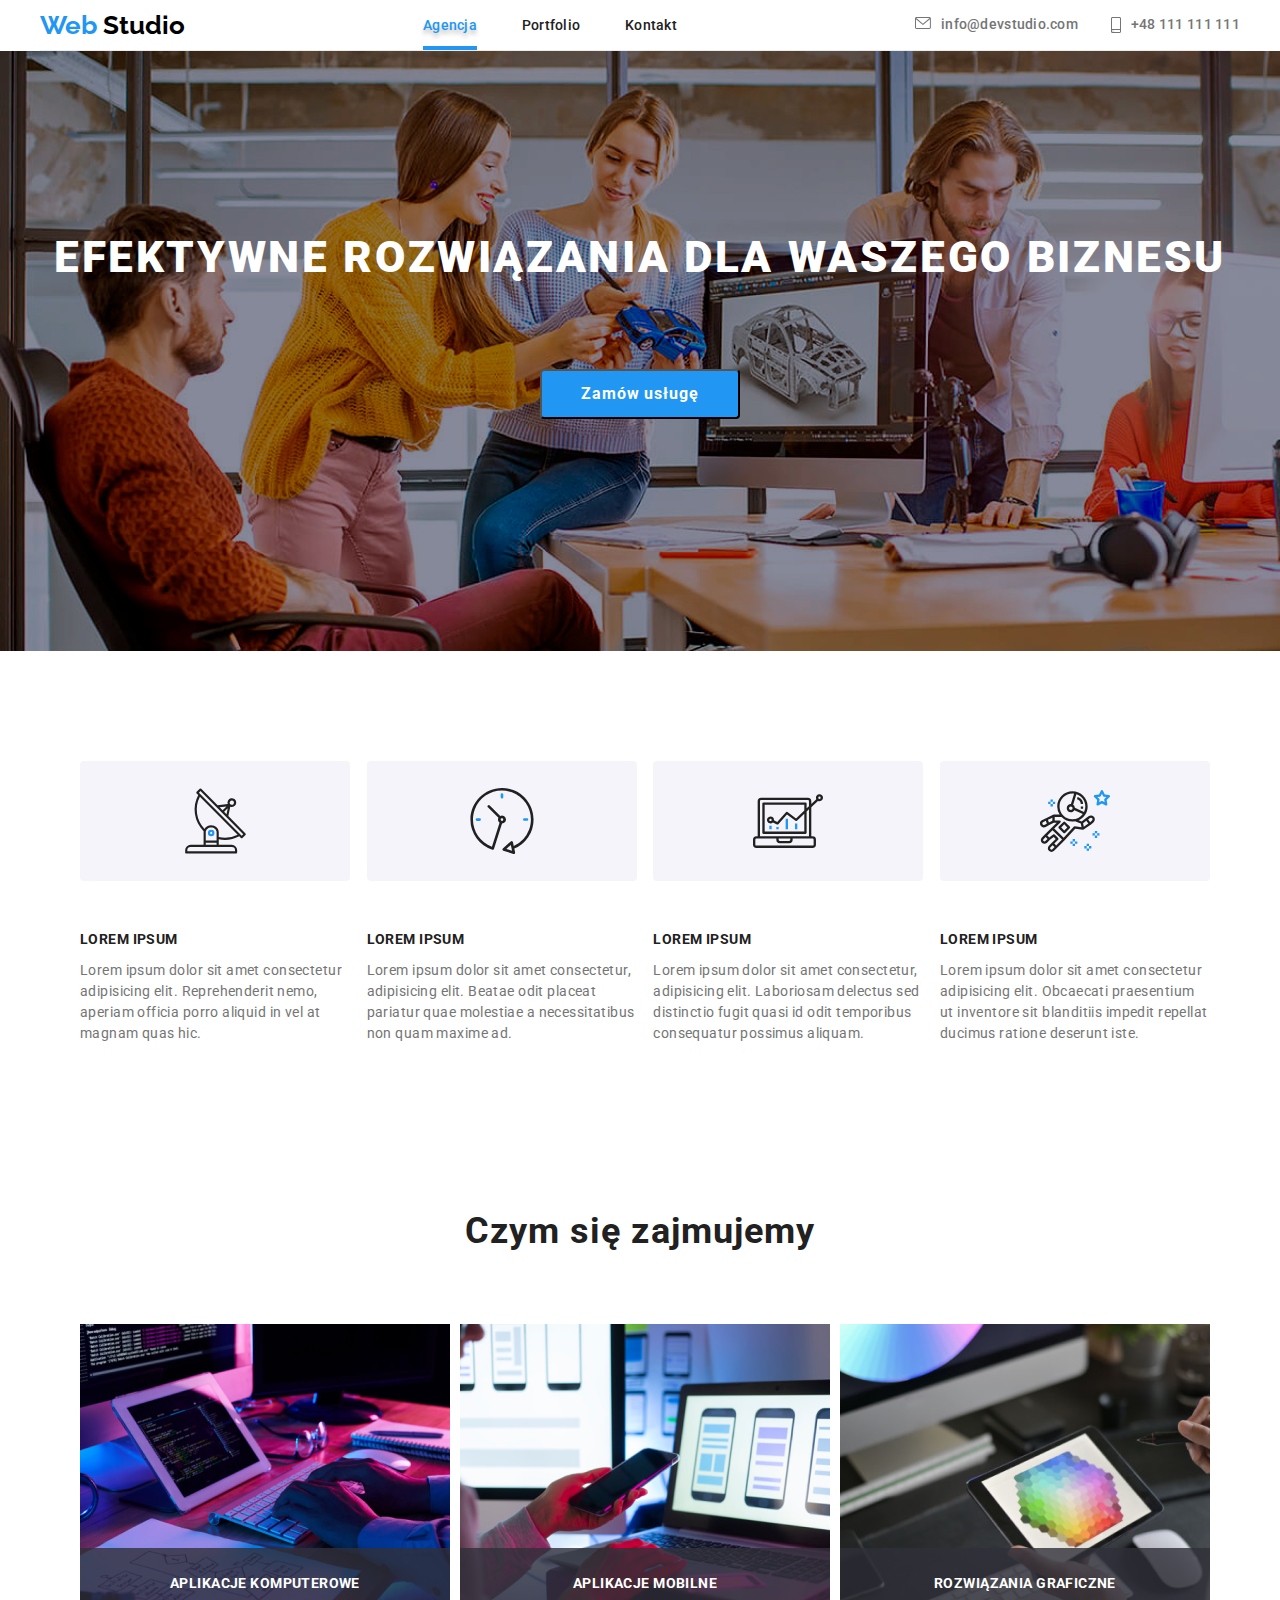
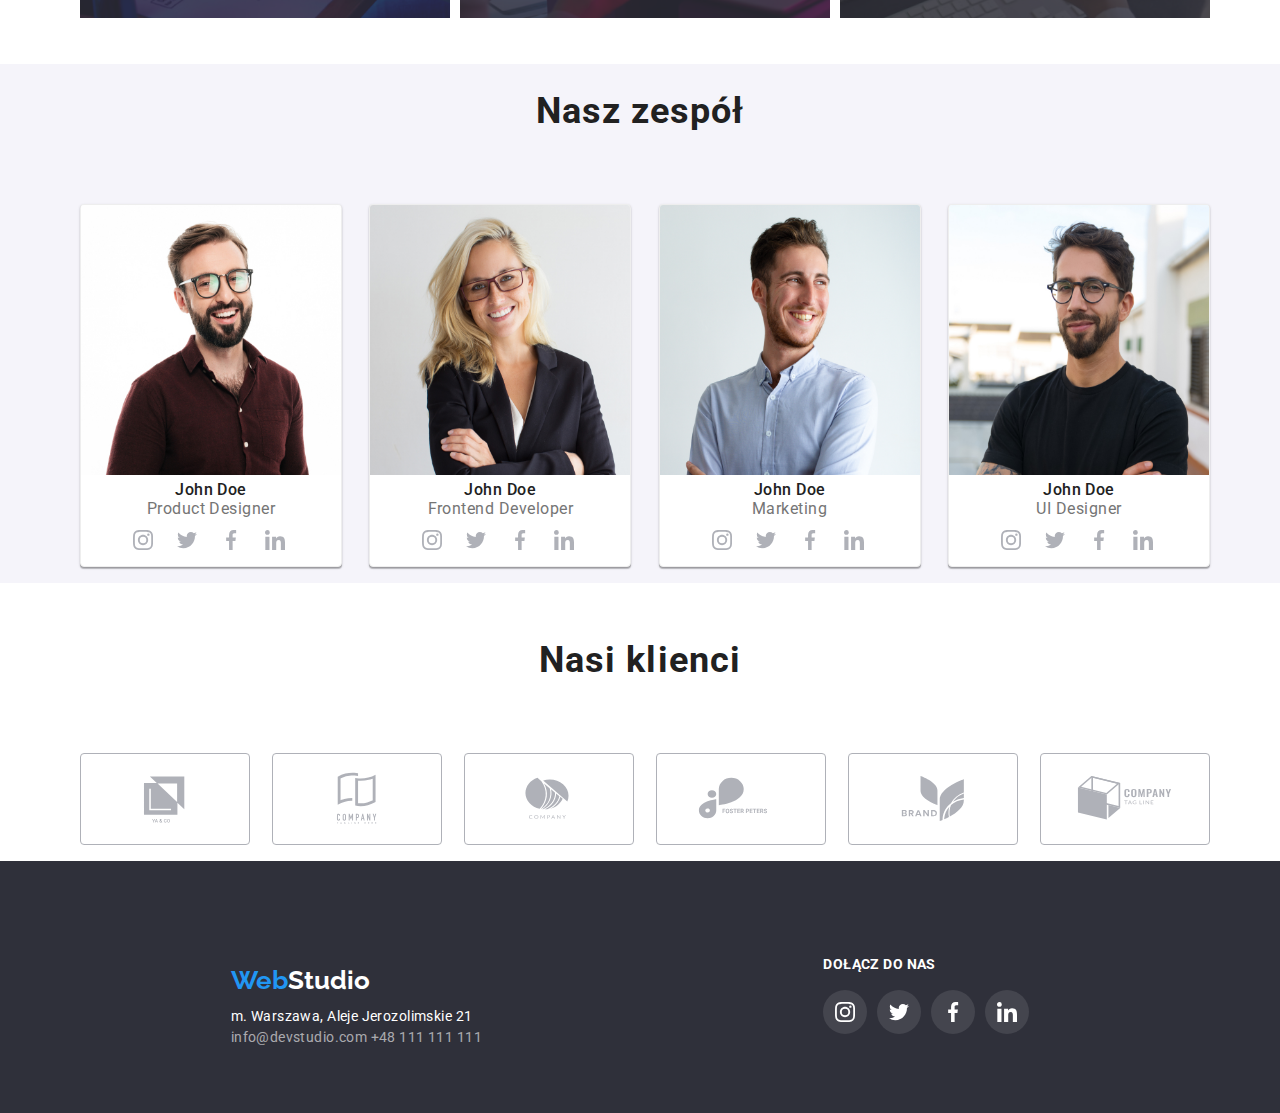
<file: index.html>
<!DOCTYPE html>
<html lang="pl">
  <head>
    <meta charset="UTF-8" />
    <meta name="viewport" content="width=device-width, initial-scale=1.0" />
    <link rel="stylesheet" href="css/modern-normalize.css" />
    <link rel="stylesheet" href="css/styles.css" />
    <link
      href="https://fonts.googleapis.com/css2?family=Raleway:wght@700&family=Roboto:wght@400;500;700;900&display=swap"
      rel="stylesheet"
    />
    <title>Studio</title>
  </head>
  <body class="body">
    <header class="header-bar container">
      <a class="name" href="index.html">
        <span class="name-first">Web</span>
        <span class="name-second">Studio</span>
      </a>
      <nav class="navbar">
        <div class="navigation-item">
          <a class="navigation active" href="index.html">Agencja</a>
        </div>
        <div class="navigation-item">
          <a class="navigation" href="portfolio.html">Portfolio</a>
        </div>
        <div class="navigation-item">
          <a class="navigation" href="/kontakt">Kontakt</a>
        </div>
      </nav>
      <div class="contact-box">
        <a class="contact" href="mailto:info@devstudio.com">
          <svg class="contact-box-icon" width="16" height="12">
            <use href="images/icons.svg#icon-envelope"></use>
          </svg>
          info@devstudio.com
        </a>
        <a class="contact" href="tel:+48111111111">
          <svg class="contact-box-icon" width="10" height="16">
            <use href="images/icons.svg#icon-smartphone"></use>
          </svg>
          +48 111 111 111</a
        >
      </div>
    </header>
    <main>
      <section class="header section">
        <div class="container">
          <h1 class="header-text">Efektywne rozwiązania dla Waszego biznesu</h1>
          <button class="header-button" type="button" data-modal-open>
            Zamów usługę
          </button>
        </div>
      </section>
      <div>
        <section class="section container">
          <ul class="solutions-icons-list">
            <li class="solutions-icon">
              <rect>
                <svg width="65" height="70">
                  <use href="images/icons.svg#icon-antenna"></use>
                </svg>
              </rect>
            </li>
            <li class="solutions-icon">
              <rect width="270" height="120">
                <svg width="66" height="70">
                  <use href="images/icons.svg#icon-clock"></use>
                </svg>
              </rect>
            </li>
            <li class="solutions-icon">
              <rect width="270" height="120">
                <svg width="70" height="70">
                  <use href="images/icons.svg#icon-diagram"></use>
                </svg>
              </rect>
            </li>
            <li class="solutions-icon">
              <rect width="270" height="120">
                <svg width="70" height="70">
                  <use href="images/icons.svg#icon-astronaut"></use>
                </svg>
              </rect>
            </li>
          </ul>
          <ul class="solutions-box">
            <li class="solution">
              <h3 class="solutions-title">Lorem ipsum</h3>
              <span class="solutions-item">
                Lorem ipsum dolor sit amet consectetur adipisicing elit.
                Reprehenderit nemo, aperiam officia porro aliquid in vel at
                magnam quas hic.
              </span>
            </li>
            <li class="solution">
              <h3 class="solutions-title">Lorem ipsum</h3>
              <span class="solutions-item">
                Lorem ipsum dolor sit amet consectetur, adipisicing elit. Beatae
                odit placeat pariatur quae molestiae a necessitatibus non quam
                maxime ad.
              </span>
            </li>
            <li class="solution">
              <h3 class="solutions-title">Lorem ipsum</h3>
              <span class="solutions-item">
                Lorem ipsum dolor sit amet consectetur, adipisicing elit.
                Laboriosam delectus sed distinctio fugit quasi id odit
                temporibus consequatur possimus aliquam.
              </span>
            </li>
            <li class="solution">
              <h3 class="solutions-title">Lorem ipsum</h3>
              <span class="solutions-item">
                Lorem ipsum dolor sit amet consectetur adipisicing elit.
                Obcaecati praesentium ut inventore sit blanditiis impedit
                repellat ducimus ratione deserunt iste.
              </span>
            </li>
          </ul>
        </section>
        <section class="section container">
          <h2 class="whatwedo-title">Czym się zajmujemy</h2>
          <ul class="whatwedo">
            <li class="whatwedo-image">
              <img
                src="images/box1.jpg"
                alt="Człowiek piszący na klawiaturze"
                width="370"
                height="294"
              />
              <p class="whatwedo-label">Aplikacje komputerowe</p>
            </li>
            <li class="whatwedo-image">
              <img
                src="images/box2.jpg"
                alt="Człowiek trzymający smartfon w ręku"
                width="370"
                height="294"
              />
              <p class="whatwedo-label">Aplikacje mobilne</p>
            </li>
            <li class="whatwedo-image">
              <img
                src="images/box3.jpg"
                alt="Człowiek korzystający z tableta z rysikiem"
                width="370"
                height="294"
              />
              <p class="whatwedo-label">Rozwiązania graficzne</p>
            </li>
          </ul>
        </section>
      </div>
      <section class="team">
        <div class="container">
          <h2 class="team-title">Nasz zespół</h2>
          <ul class="team-list">
            <li class="team-list-item">
              <img
                src="images/team1.jpg"
                alt="Pracownik John Doe"
                width="260"
                height="270"
              />
              <span class="team-name">John Doe</span>
              <span class="team-position">Product Designer</span>
              <div class="team-contact">
                <ul class="team-contact-list">
                  <li class="team-contact-icon">
                    <circle>
                      <svg width="20" height="20">
                        <use href="images/icons.svg#icon-instagram"></use>
                      </svg>
                    </circle>
                  </li>
                  <li class="team-contact-icon">
                    <circle>
                      <svg width="20" height="20">
                        <use href="images/icons.svg#icon-twitter"></use>
                      </svg>
                    </circle>
                  </li>
                  <li class="team-contact-icon">
                    <circle>
                      <svg width="20" height="20">
                        <use href="images/icons.svg#icon-facebook"></use>
                      </svg>
                    </circle>
                  </li>
                  <li class="team-contact-icon">
                    <circle>
                      <svg width="20" height="20">
                        <use href="images/icons.svg#icon-linkedin"></use>
                      </svg>
                    </circle>
                  </li>
                </ul>
              </div>
            </li>
            <li class="team-list-item">
              <img
                src="images/team2.jpg"
                alt="Pracowniczka John Doe"
                width="260"
                height="270"
              /><span class="team-name">John Doe</span>
              <span class="team-position">Frontend Developer</span>
              <div class="team-contact">
                <ul class="team-contact-list">
                  <li class="team-contact-icon">
                    <circle>
                      <svg width="20" height="20">
                        <use href="images/icons.svg#icon-instagram"></use>
                      </svg>
                    </circle>
                  </li>
                  <li class="team-contact-icon">
                    <circle>
                      <svg width="20" height="20">
                        <use href="images/icons.svg#icon-twitter"></use>
                      </svg>
                    </circle>
                  </li>
                  <li class="team-contact-icon">
                    <circle>
                      <svg width="20" height="20">
                        <use href="images/icons.svg#icon-facebook"></use>
                      </svg>
                    </circle>
                  </li>
                  <li class="team-contact-icon">
                    <circle>
                      <svg width="20" height="20">
                        <use href="images/icons.svg#icon-linkedin"></use>
                      </svg>
                    </circle>
                  </li>
                </ul>
              </div>
            </li>
            <li class="team-list-item">
              <img
                src="images/team3.jpg"
                alt="Pracownik John Doe"
                width="260"
                height="270"
              /><span class="team-name">John Doe</span>
              <span class="team-position">Marketing</span>
              <div class="team-contact">
                <ul class="team-contact-list">
                  <li class="team-contact-icon">
                    <circle>
                      <svg width="20" height="20">
                        <use href="images/icons.svg#icon-instagram"></use>
                      </svg>
                    </circle>
                  </li>
                  <li class="team-contact-icon">
                    <circle>
                      <svg width="20" height="20">
                        <use href="images/icons.svg#icon-twitter"></use>
                      </svg>
                    </circle>
                  </li>
                  <li class="team-contact-icon">
                    <circle>
                      <svg width="20" height="20">
                        <use href="images/icons.svg#icon-facebook"></use>
                      </svg>
                    </circle>
                  </li>
                  <li class="team-contact-icon">
                    <circle>
                      <svg width="20" height="20">
                        <use href="images/icons.svg#icon-linkedin"></use>
                      </svg>
                    </circle>
                  </li>
                </ul>
              </div>
            </li>
            <li class="team-list-item">
              <img
                src="images/team4.jpg"
                alt="Pracownik John Doe"
                width="260"
                height="270"
              /><span class="team-name">John Doe</span>
              <span class="team-position">UI Designer</span>
              <div class="team-contact">
                <ul class="team-contact-list">
                  <li class="team-contact-icon">
                    <circle>
                      <svg width="20" height="20">
                        <use href="images/icons.svg#icon-instagram"></use>
                      </svg>
                    </circle>
                  </li>
                  <li class="team-contact-icon">
                    <circle>
                      <svg width="20" height="20">
                        <use href="images/icons.svg#icon-twitter"></use>
                      </svg>
                    </circle>
                  </li>
                  <li class="team-contact-icon">
                    <circle>
                      <svg width="20" height="20">
                        <use href="images/icons.svg#icon-facebook"></use>
                      </svg>
                    </circle>
                  </li>
                  <li class="team-contact-icon">
                    <circle>
                      <svg width="20" height="20">
                        <use href="images/icons.svg#icon-linkedin"></use>
                      </svg>
                    </circle>
                  </li>
                </ul>
              </div>
            </li>
          </ul>
        </div>
      </section>
      <section class="clients">
        <div class="container">
          <h2 class="clients-title">Nasi klienci</h2>
          <ul class="clients-list">
            <li class="clients-list-item">
              <svg width="106" height="60">
                <use href="images/icons.svg#icon-company1"></use>
              </svg>
            </li>
            <li class="clients-list-item">
              <svg width="106" height="60">
                <use href="images/icons.svg#icon-company2"></use>
              </svg>
            </li>
            <li class="clients-list-item">
              <svg width="106" height="60">
                <use href="images/icons.svg#icon-company3"></use>
              </svg>
            </li>
            <li class="clients-list-item">
              <svg width="106" height="60">
                <use href="images/icons.svg#icon-company4"></use>
              </svg>
            </li>
            <li class="clients-list-item">
              <svg width="106" height="60">
                <use href="images/icons.svg#icon-company5"></use>
              </svg>
            </li>
            <li class="clients-list-item">
              <svg width="106" height="60">
                <use href="images/icons.svg#icon-company6"></use>
              </svg>
            </li>
          </ul>
        </div>
      </section>
    </main>
    <footer class="footer section">
      <div class="footer-box container">
        <div class="footer-box-address">
          <span class="footer-name-first">Web</span
          ><span class="footer-name-second">Studio</span>
          <address>
            <span class="footer-address"
              >m. Warszawa, Aleje Jerozolimskie 21</span
            >
            <span class="footer-contact"
              >info@devstudio.com +48 111 111 111</span
            >
          </address>
        </div>
        <div class="footer-box-joinus">
          <span class="footer-joinus-title">Dołącz do nas</span>
          <ul class="footer-joinus-list">
            <li class="footer-joinus-icon">
              <circle>
                <svg width="20" height="20">
                  <use href="images/icons.svg#icon-instagram"></use>
                </svg>
              </circle>
            </li>
            <li class="footer-joinus-icon">
              <circle>
                <svg width="20" height="20">
                  <use href="images/icons.svg#icon-twitter"></use>
                </svg>
              </circle>
            </li>
            <li class="footer-joinus-icon">
              <circle>
                <svg width="20" height="20">
                  <use href="images/icons.svg#icon-facebook"></use>
                </svg>
              </circle>
            </li>
            <li class="footer-joinus-icon">
              <circle>
                <svg width="20" height="20">
                  <use href="images/icons.svg#icon-linkedin"></use>
                </svg>
              </circle>
            </li>
          </ul>
        </div>
      </div>
    </footer>
    <div class="backdrop is-hidden" data-modal>
      <div class="modal">
        <button type="button" class="close-button" data-modal-close>X</button>
      </div>
    </div>
    <script src="js/modal.js"></script>
  </body>
</html>
</file>
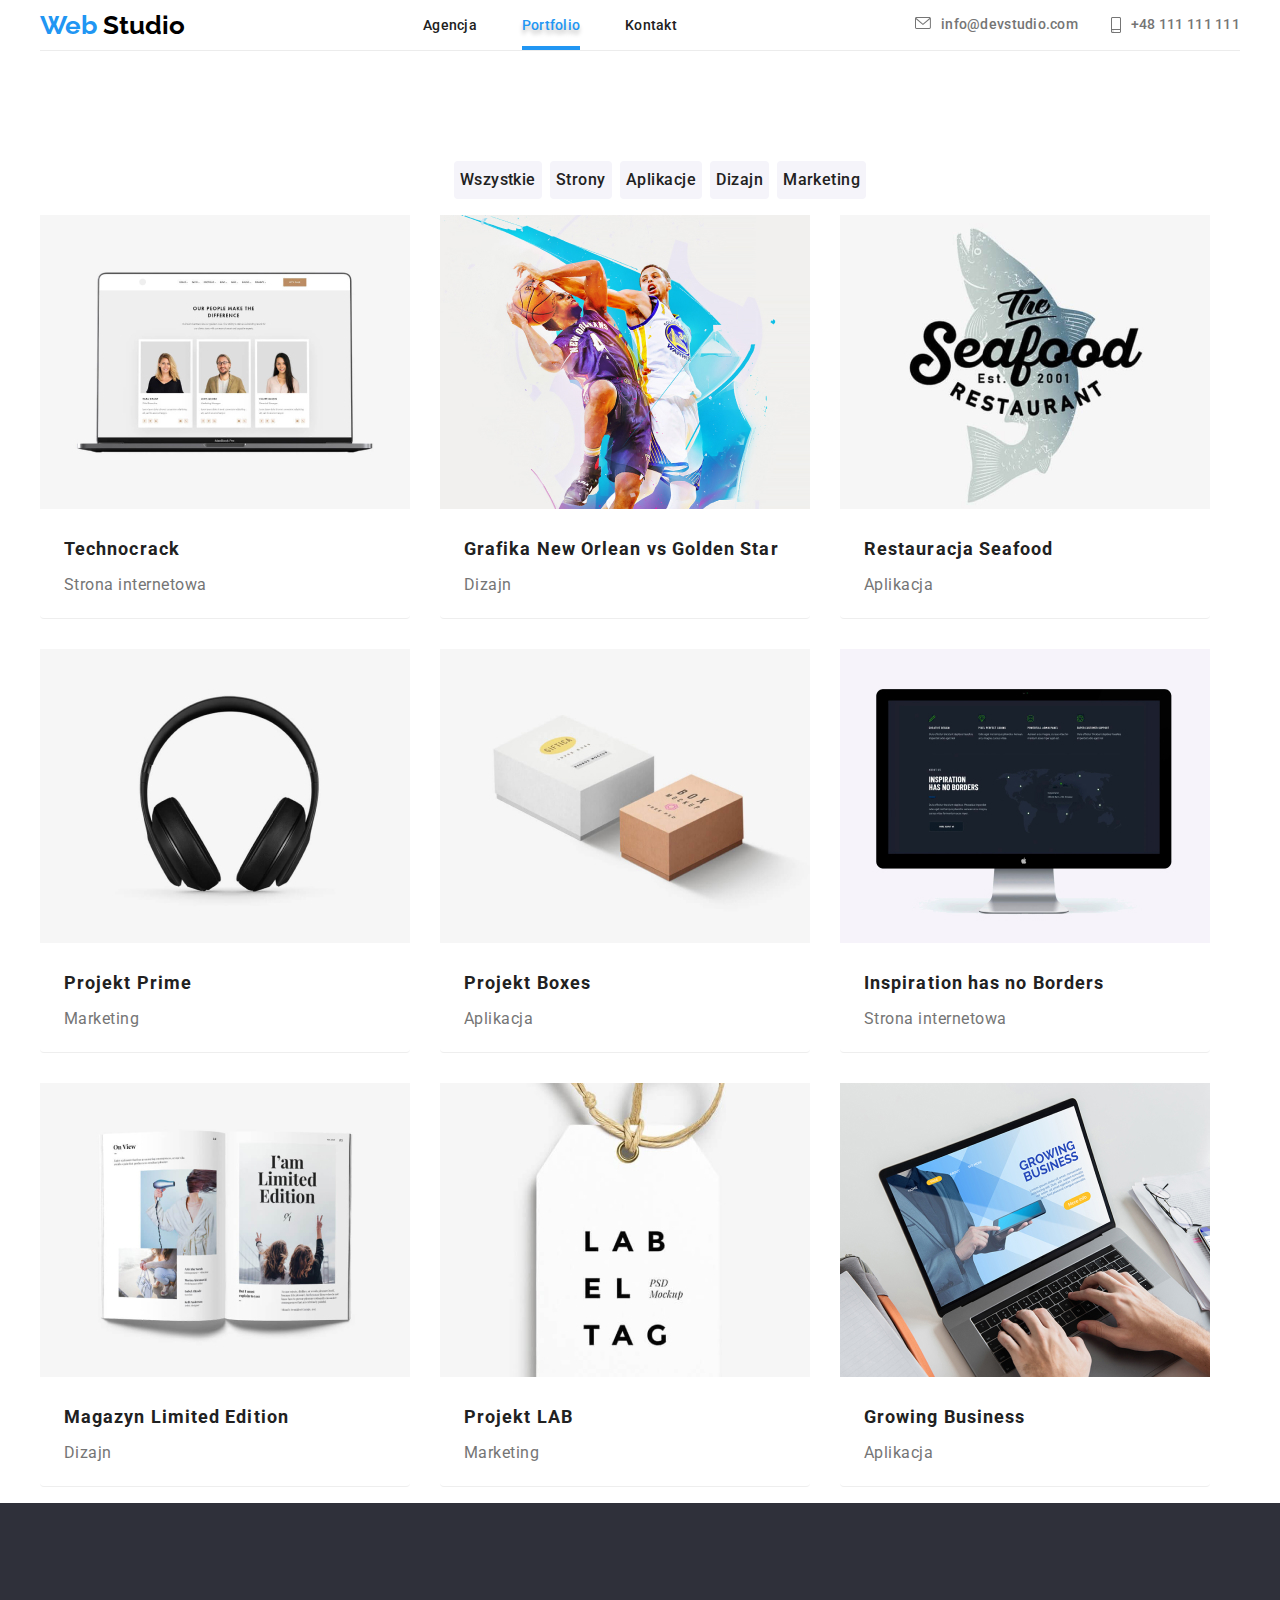
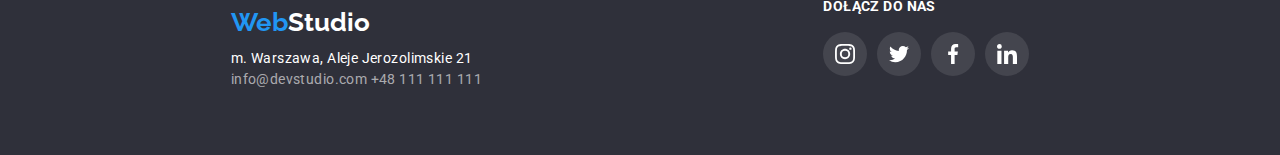
<file: portfolio.html>
<!DOCTYPE html>
<html lang="en">
  <head>
    <meta charset="UTF-8" />
    <meta name="viewport" content="width=device-width, initial-scale=1.0" />
    <link rel="stylesheet" href="css/modern-normalize.css" />
    <link rel="stylesheet" href="css/styles.css" />
    <link
      href="https://fonts.googleapis.com/css2?family=Raleway:wght@700&family=Roboto:wght@400;500;700;900&display=swap"
      rel="stylesheet"
    />
    <title>Portfolio - WebStudio</title>
  </head>
  <body class="body">
    <header class="header-bar container">
      <a class="name" href="index.html">
        <span class="name-first">Web</span>
        <span class="name-second">Studio</span>
      </a>
      <nav class="navbar">
        <div class="navigation-item">
          <a class="navigation" href="index.html">Agencja</a>
        </div>
        <div class="navigation-item">
          <a class="navigation active" href="portfolio.html">Portfolio</a>
        </div>
        <div class="navigation-item">
          <a class="navigation" href="/kontakt">Kontakt</a>
        </div>
      </nav>
      <div class="contact-box">
        <a class="contact" href="mailto:info@devstudio.com">
          <svg class="contact-box-icon" width="16" height="12">
            <use href="images/icons.svg#icon-envelope"></use>
          </svg>
          info@devstudio.com
        </a>
        <a class="contact" href="tel:+48111111111">
          <svg class="contact-box-icon" width="10" height="16">
            <use href="images/icons.svg#icon-smartphone"></use>
          </svg>
          +48 111 111 111</a
        >
      </div>
    </header>
    <main class="container">
      <ul class="portfolio-buttons section">
        <li><button class="categories" type="button">Wszystkie</button></li>
        <li><button class="categories" type="button">Strony</button></li>
        <li><button class="categories" type="button">Aplikacje</button></li>
        <li><button class="categories" type="button">Dizajn</button></li>
        <li><button class="categories" type="button">Marketing</button></li>
      </ul>
      <ul class="projects section">
        <li class="project-item">
          <div class="project-image">
            <img
              src="images/portfolio1.jpg"
              alt="Laptop z otwartą stroną internetową"
              height="294"
              width="370"
            />
            <p class="project-description">
              Technocrack jest popularną platformą wykorzystywaną do
              rozpowszechniania koronawirusa. Firmy wykorzystują tę platformę do
              celów szpiegowskich i ataków na niezabezpieczone serwery
              konkurencji
            </p>
          </div>
          <span class="project-name">Technocrack </span>
          <span class="project-category">Strona internetowa</span>
        </li>
        <li class="project-item">
          <div class="project-image">
            <img
              src="images/portfolio2.jpg"
              alt="Dwóch koszykarzy podczas gry"
              height="294"
              width="370"
            />
            <p class="project-description">
              Lorem ipsum, dolor sit amet consectetur adipisicing elit. Sed eum,
              quam expedita necessitatibus eius unde repellat debitis
              repudiandae iste sit maxime inventore veritatis reiciendis facere
              sunt, distinctio itaque quaerat magnam.
            </p>
          </div>
          <span class="project-name">Grafika New Orlean vs Golden Star </span>
          <span class="project-category">Dizajn</span>
        </li>
        <li class="project-item">
          <div class="project-image">
            <img
              src="images/portfolio3.jpg"
              alt="Tekst 'The Seafood Restaurant' z rybą w tle"
              height="294"
              width="370"
            />
            <p class="project-description">
              Lorem ipsum dolor sit amet consectetur adipisicing elit. Quidem
              itaque atque, recusandae harum nisi unde similique error
              consectetur vitae, saepe praesentium officiis eius esse dolore
              perspiciatis, neque quis nemo! Omnis!
            </p>
          </div>
          <span class="project-name">Restauracja Seafood </span>
          <span class="project-category">Aplikacja</span>
        </li>
        <li class="project-item">
          <div class="project-image">
            <img
              src="images/portfolio4.jpg"
              alt="Słuchawki nauszne"
              height="294"
              width="370"
            />
            <p class="project-description">
              Lorem ipsum dolor sit amet consectetur adipisicing elit. Animi
              saepe quidem ad recusandae voluptate perferendis veniam optio sit
              alias atque! Error, ipsa doloribus fuga sed officia quae corporis
              deleniti eos?
            </p>
          </div>
          <span class="project-name">Projekt Prime </span>
          <span class="project-category">Marketing</span>
        </li>
        <li class="project-item">
          <div class="project-image">
            <img
              src="images/portfolio5.jpg"
              alt="Dwa pudełka - beżowe i białe"
              height="294"
              width="370"
            />
            <p class="project-description">
              Lorem ipsum dolor sit amet consectetur adipisicing elit. Odio
              cupiditate, nam rerum a necessitatibus praesentium blanditiis
              ratione. Dignissimos sit vel ipsam explicabo sequi neque,
              provident alias, deserunt labore ipsum laudantium!
            </p>
          </div>
          <span class="project-name">Projekt Boxes </span>
          <span class="project-category">Aplikacja</span>
        </li>
        <li class="project-item">
          <div class="project-image">
            <img
              src="images/portfolio6.jpg"
              alt="Monitor komputera z otwartą stroną internetową"
              height="294"
              width="370"
            />
            <p class="project-description">
              Lorem ipsum dolor, sit amet consectetur adipisicing elit. Libero
              amet voluptatum quae non impedit facere! Adipisci dolor est
              nesciunt animi neque eum ipsam veritatis ad! Ad beatae quos quis
              optio?
            </p>
          </div>
          <span class="project-name">Inspiration has no Borders </span>
          <span class="project-category">Strona internetowa</span>
        </li>
        <li class="project-item">
          <div class="project-image">
            <img
              src="images/portfolio7.jpg"
              alt="Otwarty album z grafiką"
              height="294"
              width="370"
            />
            <p class="project-description">
              Lorem ipsum dolor sit amet consectetur, adipisicing elit.
              Recusandae error optio quam alias est adipisci illum? Id
              consequuntur quis laudantium omnis! Voluptatibus saepe voluptatum
              id nihil, veritatis illo alias nobis.
            </p>
          </div>
          <span class="project-name">Magazyn Limited Edition </span>
          <span class="project-category">Dizajn</span>
        </li>
        <li class="project-item">
          <div class="project-image">
            <img
              src="images/portfolio8.jpg"
              alt="Papierowa zawieszka z napisem 'Label tag'"
              height="294"
              width="370"
            />
            <p class="project-description">
              Lorem ipsum dolor, sit amet consectetur adipisicing elit. Laborum
              tenetur quibusdam id repudiandae, voluptatibus accusamus aperiam,
              deleniti ea est porro similique ad atque distinctio odio
              consequatur dolore accusantium. Error, vero?
            </p>
          </div>
          <span class="project-name">Projekt LAB </span>
          <span class="project-category">Marketing</span>
        </li>
        <li class="project-item">
          <div class="project-image">
            <img
              src="images/portfolio9.jpg"
              alt="Człowiek piszący na komputerze"
              height="294"
              width="370"
            />
            <p class="project-description">
              Lorem ipsum dolor sit amet consectetur adipisicing elit.
              Consequuntur, explicabo! Voluptatem vitae illo ea, vel ut, facilis
              unde sit blanditiis et voluptas fugiat beatae voluptatum culpa
              ipsa repellat ducimus id.
            </p>
          </div>
          <span class="project-name">Growing Business </span>
          <span class="project-category">Aplikacja</span>
        </li>
      </ul>
    </main>
    <footer class="footer section">
      <div class="footer-box container">
        <div class="footer-box-address">
          <span class="footer-name-first">Web</span
          ><span class="footer-name-second">Studio</span>
          <address>
            <span class="footer-address"
              >m. Warszawa, Aleje Jerozolimskie 21</span
            >
            <span class="footer-contact"
              >info@devstudio.com +48 111 111 111</span
            >
          </address>
        </div>
        <div class="footer-box-joinus">
          <span class="footer-joinus-title">Dołącz do nas</span>
          <ul class="footer-joinus-list">
            <li class="footer-joinus-icon">
              <circle>
                <svg width="20" height="20">
                  <use href="images/icons.svg#icon-instagram"></use>
                </svg>
              </circle>
            </li>
            <li class="footer-joinus-icon">
              <circle>
                <svg width="20" height="20">
                  <use href="images/icons.svg#icon-twitter"></use>
                </svg>
              </circle>
            </li>
            <li class="footer-joinus-icon">
              <circle>
                <svg width="20" height="20">
                  <use href="images/icons.svg#icon-facebook"></use>
                </svg>
              </circle>
            </li>
            <li class="footer-joinus-icon">
              <circle>
                <svg width="20" height="20">
                  <use href="images/icons.svg#icon-linkedin"></use>
                </svg>
              </circle>
            </li>
          </ul>
        </div>
      </div>
    </footer>
  </body>
</html>
</file>
<file: css/styles.css>
:root {
  --main-color: #2196f3;
  --text-primary-color: #212121;
  --text-secondary-color: #757575;
  --background-primary-color: white;
  --background-secondary-color: #f5f4fa;
  --background-header-color: rgba(47, 48, 58, 0.4);
  --background-footer-color: #2f303a;
  --icon-color-primary: #afb1b8;
  --rect-fill: #f5f4fa;
  --title-white: white;
  --title-black: black;
  --border-color: #eeeeee;
}

.body {
  background-color: var(--background-primary-color);
  font-family: "Roboto", sans-serif;
}

.container {
  width: 1200px;
  margin: auto;
}

.section {
  padding-top: 94px;
}

.header-bar {
  display: flex;
  justify-content: space-evenly;
  align-items: center;
  border-bottom-width: 1px;
  border-bottom-style: solid;
  border-bottom-color: #ececec;
}

.navbar {
  display: inline-flex;
  min-width: 254px;
  justify-content: space-between;
  margin-left: auto;
  margin-right: auto;
}

.name {
  font-family: "Raleway";
  font-weight: 700;
  font-size: 26px;
  line-height: 1.938;
  text-decoration: none;
}

.name-first {
  color: var(--main-color);
}

.name-second {
  color: var(--title-black);
}

.navigation {
  color: var(--text-primary-color);
  font-weight: 500;
  font-size: 14px;
  line-height: 1;
  letter-spacing: 0.02em;
  text-decoration: none;
  transition-property: text-shadow border;
  transition-duration: 250ms;
  transition-timing-function: cubic-bezier(0.4, 0, 0.2, 1);
  transition-delay: 0;
  position: relative;
  padding-bottom: 13px;
}

.navigation-item {
  position: relative;
  transition-property: border-bottom;
  transition-duration: 250ms;
  transition-timing-function: cubic-bezier(0.4, 0, 0.2, 1);
  transition-delay: 0;
}

.navigation-item:hover .navigation {
  color: var(--main-color);
  text-shadow: 0px 4px 4px rgba(0, 0, 0, 0.25);
  border-bottom-color: #2196f3;
  border-bottom-width: 4px;
  border-bottom-style: solid;
}

.active {
  color: var(--main-color);
  text-shadow: 0px 4px 4px rgba(0, 0, 0, 0.25);
  border-bottom-color: #2196f3;
  border-bottom-width: 4px;
  border-bottom-style: solid;
}

.contact-box {
  justify-content: space-between;
  display: inline-flex;
  width: 325px;
}

.contact {
  color: var(--text-secondary-color);
  font-weight: 500;
  font-size: 14px;
  line-height: 1;
  letter-spacing: 0.02em;
  text-decoration: none;
  display: inline-flex;
  transition-property: color;
  transition-duration: 250ms;
  transition-timing-function: cubic-bezier(0.4, 0, 0.2, 1);
  transition-delay: 0;
}

.contact-box-icon {
  margin-right: 10px;
  fill: var(--text-secondary-color);
  transition-property: fill;
  transition-duration: 250ms;
  transition-timing-function: cubic-bezier(0.4, 0, 0.2, 1);
  transition-delay: 0;
}

.contact-box-icon:hover {
  fill: var(--main-color);
}

.contact:hover {
  color: var(--main-color);
}

.contact:focus {
  color: var(--main-color);
}

.header {
  text-align: center;
  height: 600px;
  color: var(--title-white);
  align-items: center;
  flex-wrap: wrap;
  background-image: url("../images/header.jpg");
  background-repeat: no-repeat;
}

.header-text {
  font-weight: 900;
  font-size: 44px;
  line-height: 3.75;
  text-align: center;
  letter-spacing: 0.06em;
  text-transform: uppercase;
}

.header-button {
  background-color: var(--main-color);
  color: var(--title-white);
  height: 50px;
  width: 200px;
  font-weight: 700;
  font-size: 16px;
  line-height: 1.875;
  letter-spacing: 0.06em;
  border-radius: 4px;
  transition-property: color;
  transition-duration: 250ms;
  transition-timing-function: cubic-bezier(0.4, 0, 0.2, 1);
  transition-delay: 0;
}

.header-button:hover {
  cursor: pointer;
  color: var(--title-black);
}

.solutions-icons-list {
  list-style: none;
  display: inline-flex;
  justify-content: space-between;
  width: 1170px;
}

rect {
  border-radius: 4px;
  background-color: var(--rect-fill);
  width: 270px;
  height: 120px;
  display: inline-block;
}

.solutions-icon svg {
  display: block;
  justify-content: center;
  align-items: center;
  margin-left: auto;
  margin-right: auto;
  margin-top: 25px;
  margin-bottom: 25px;
}

.solutions-box {
  list-style: none;
  display: inline-flex;
  justify-content: space-between;
  width: 1170px;
}

.solution {
  width: 270px;
  align-items: center;
}

.solutions-title {
  font-weight: 700;
  font-size: 14px;
  line-height: 1;
  letter-spacing: 0.03em;
  text-transform: uppercase;
  color: var(--text-primary-color);
}

.solutions-item {
  font-size: 14px;
  line-height: 1.5;
  letter-spacing: 0.03em;
  color: var(--text-secondary-color);
}

.whatwedo {
  list-style: none;
  width: 1170px;
  height: 294px;
  display: inline-flex;
  justify-content: space-between;
}

.whatwedo-title {
  font-weight: 700;
  font-size: 36px;
  line-height: 2.625;
  text-align: center;
  letter-spacing: 0.03em;
  color: var(--text-primary-color);
}

.whatwedo-image {
  position: relative;
  margin: 0;
  padding-bottom: 0;
}

.whatwedo-label {
  position: absolute;
  background-color: rgba(47, 48, 58, 0.8);
  margin: 0;
  bottom: 0;
  left: 0;
  right: 0;
  height: 70px;
  display: inline-flex;
  align-items: center;
  justify-content: center;
  font-weight: 700;
  font-size: 14px;
  line-height: 1;
  text-align: center;
  letter-spacing: 0.03em;
  text-transform: uppercase;
  color: var(--title-white);
}

.team {
  background-color: var(--background-secondary-color);
}

.team-list {
  list-style: none;
  display: inline-flex;
  width: 1170px;
  justify-content: space-between;
}

.team-list-item {
  max-width: 270px;
  border-color: var(--border-color);
  border-width: 1px;
  border-style: solid;
  border-radius: 4px;
  background-color: white;
  box-shadow: 0px 1px 3px rgba(0, 0, 0, 0.12), 0px 1px 1px rgba(0, 0, 0, 0.14),
    0px 2px 1px rgba(0, 0, 0, 0.2);
  overflow: hidden;
}

.team-title {
  font-weight: 700;
  font-size: 36px;
  line-height: 2.625;
  text-align: center;
  letter-spacing: 0.03em;
  color: var(--text-primary-color);
  display: block;
}

.team-name {
  font-weight: 500;
  font-size: 16px;
  line-height: 1.188;
  text-align: center;
  letter-spacing: 0.03em;
  color: var(--text-primary-color);
  display: block;
}

.team-position {
  font-size: 16px;
  line-height: 1.188;
  text-align: center;
  letter-spacing: 0.03em;
  color: var(--text-secondary-color);
  display: block;
}

.team-contact-list {
  list-style: none;
  display: inline-flex;
  justify-content: space-between;
  width: 206px;
}

.team-contact-icon svg {
  display: block;
  justify-content: center;
  align-items: center;
  margin: 12px 12px 12px 12px;
  fill: var(--icon-color-primary);
  transition-property: fill;
  transition-duration: 250ms;
  transition-timing-function: cubic-bezier(0.4, 0, 0.2, 1);
  transition-delay: 0;
}

.team-contact-icon:hover svg {
  fill: white;
}

.team-contact-icon circle {
  border-radius: 50px;
  width: 44px;
  height: 44px;
  display: inline-block;
  transition-property: background-color;
  transition-duration: 250ms;
  transition-timing-function: cubic-bezier(0.4, 0, 0.2, 1);
  transition-delay: 0;
}

.team-contact-icon:hover circle {
  cursor: pointer;
  background-color: var(--main-color);
}

.clients-title {
  font-weight: 700;
  font-size: 36px;
  line-height: 2.625;
  text-align: center;
  letter-spacing: 0.03em;
  color: var(--text-primary-color);
  display: block;
}

.clients-list {
  list-style: none;
  display: inline-flex;
  width: 1170px;
  justify-content: space-between;
}

.clients-list-item {
  border-color: var(--icon-color-primary);
  border-width: 1px;
  border-radius: 4px;
  border-style: solid;
  height: 92px;
  width: 170px;
  display: inline-flex;
  justify-content: center;
  align-items: center;
  fill: var(--icon-color-primary);
  transition-property: fill, border-color;
  transition-duration: 250ms;
  transition-timing-function: cubic-bezier(0.4, 0, 0.2, 1);
  transition-delay: 0;
}

.clients-list-item:hover {
  cursor: pointer;
  fill: var(--main-color);
  border-color: var(--main-color);
}

.clients-list-item:hover svg {
  cursor: pointer;
  fill: var(--main-color);
}

.portfolio-buttons {
  display: flex;
  list-style: none;
  justify-content: center;
  gap: 8px;
  align-items: center;
}

.categories {
  background-color: var(--background-secondary-color);
  color: var(--text-primary-color);
  font-weight: 500;
  font-size: 16px;
  line-height: 1.625;
  text-align: center;
  letter-spacing: 0.03em;
  height: 38px;
  border: none;
  border-radius: 4px;
  transition-property: background-color, color, box-shadow;
  transition-duration: 250ms;
  transition-timing-function: cubic-bezier(0.4, 0, 0.2, 1);
  transition-delay: 0;
}

.categories:hover {
  background-color: var(--main-color);
  color: var(--title-white);
  cursor: pointer;
  box-shadow: 0px 3px 1px rgba(0, 0, 0, 0.1), 0px 1px 2px rgba(0, 0, 0, 0.08),
    0px 2px 2px rgba(0, 0, 0, 0.12);
}

.categories:active {
  background-color: var(--main-color);
  color: var(--title-white);
}

.projects {
  list-style: none;
  display: flex;
  flex-wrap: wrap;
  gap: 30px;
  flex-basis: calc((100% - 60px) / 3);
  padding: 0;
}

.project-item {
  border-bottom-color: var(--border-color);
  border-bottom-style: solid;
  border-bottom-width: 1px;
  flex-basis: auto;
  position: relative;
  max-width: 370px;
  max-height: 404px;
  border-radius: 4px;
  transition-property: box-shadow;
  transition-duration: 250ms;
  transition-timing-function: cubic-bezier(0.4, 0, 0.2, 1);
  transition-delay: 0;
  z-index: 1;
}

.project-item:hover {
  box-shadow: 0px 1px 1px rgba(0, 0, 0, 0.12), 0px 4px 4px rgba(0, 0, 0, 0.06),
    1px 4px 6px rgba(0, 0, 0, 0.16);
  cursor: pointer;
}

.project-image {
  position: relative;
  margin: 0;
  top: 0;
  left: 0;
  padding: 0;
  max-height: 294px;
  z-index: 2;
  overflow: hidden;
  transition-property: transform;
  transition-duration: 250ms;
  transition-timing-function: cubic-bezier(0.4, 0, 0.2, 1);
  transition-delay: 0;
}

.project-description {
  height: 294px;
  width: 370px;
  position: absolute;
  margin: 0;
  top: 294px;
  bottom: 0;
  display: flex;
  padding-left: 25px;
  padding-right: 25px;
  align-items: center;
  font-weight: 400;
  font-size: 18px;
  line-height: 28px;
  letter-spacing: 0.03em;
  color: rgba(255, 255, 255, 1);
  background: rgba(33, 150, 243, 0.9);
  opacity: 0;
  z-index: -1;
  transition-property: transform, opacity, z-index;
  transition-duration: 250ms;
  transition-timing-function: cubic-bezier(0.4, 0, 0.2, 1);
  transition-delay: 0;
}

.project-item:hover .project-description {
  transform: translateY(-294px);
  opacity: 100;
  z-index: 3;
}

.project-name {
  font-weight: 700;
  font-size: 18px;
  line-height: 2.25;
  letter-spacing: 0.06em;
  color: var(--text-primary-color);
  display: block;
  margin-left: 24px;
  margin-top: 20px;
}

.project-category {
  font-size: 16px;
  line-height: 1.875;
  letter-spacing: 0.03em;
  color: var(--text-secondary-color);
  display: block;
  margin-left: 24px;
  margin-bottom: 20px;
}

.footer {
  background-color: var(--background-footer-color);
  height: 252px;
}

.footer-box {
  padding-left: 60px;
  display: inline-flex;
  justify-content: space-around;
  align-items: flex-start;
}

.footer-name-first {
  color: var(--main-color);
  font-family: "Raleway";
  font-weight: 700;
  font-size: 26px;
  line-height: 1.938;
  text-decoration: none;
}

.footer-name-second {
  color: var(--title-white);
  font-family: "Raleway";
  font-weight: 700;
  font-size: 26px;
  line-height: 1.938;
  text-decoration: none;
}

.footer-address {
  font-style: normal;
  font-size: 14px;
  line-height: 1.5;
  letter-spacing: 0.03em;
  color: var(--title-white);
  display: block;
}

.footer-contact {
  font-style: normal;
  font-size: 14px;
  line-height: 1.5;
  letter-spacing: 0.03em;
  color: rgba(255, 255, 255, 0.6);
  display: block;
  transition-property: color;
  transition-duration: 250ms;
  transition-timing-function: cubic-bezier(0.4, 0, 0.2, 1);
  transition-delay: 0;
}

.footer-contact:hover {
  color: var(--main-color);
  cursor: pointer;
}

.footer-contact:focus {
  color: var(--main-color);
}

.footer-box-joinus {
  display: block;
  width: 206px;
}

.footer-joinus-title {
  color: var(--title-white);
  font-size: 14px;
  font-weight: 700;
  line-height: 16px;
  letter-spacing: 0.03em;
  text-transform: uppercase;
}

.footer-joinus-list {
  list-style: none;
  display: inline-flex;
  justify-content: space-between;
  width: 206px;
  padding-left: 0;
}

.footer-joinus-icon {
  fill: var(--title-white);
}

.footer-joinus-icon svg {
  margin: 12px 12px 12px 12px;
}

.footer-joinus-icon circle {
  border-radius: 50px;
  width: 44px;
  height: 44px;
  display: inline-block;
  background-color: rgba(255, 255, 255, 0.1);
  transition-property: background-color;
  transition-duration: 250ms;
  transition-timing-function: cubic-bezier(0.4, 0, 0.2, 1);
  transition-delay: 0;
}

.footer-joinus-icon:hover circle {
  cursor: pointer;
  background-color: var(--main-color);
}

.backdrop {
  position: fixed;
  top: 0;
  left: 0;
  width: 100%;
  height: 100%;
  background-color: rgba(0, 0, 0, 0.1);
  transition-property: opacity, visibility;
  transition-duration: 250ms;
  transition-timing-function: cubic-bezier(0.4, 0, 0.2, 1);
  transition-delay: 0;
}

.modal {
  position: absolute;
  top: 50%;
  left: 50%;
  transform: translate(-50%, -50%);
  width: 528px;
  height: 581px;
  background-color: var(--background-primary-color);
}

.close-button {
  position: absolute;
  top: 8px;
  right: 8px;
  width: 30px;
  height: 30px;
  background-color: var(--background-primary-color);
  border: 1px;
  border-radius: 50%;
  border-color: var(--border-color);
  cursor: pointer;
}

.is-hidden {
  opacity: 0;
  visibility: hidden;
  pointer-events: none;
}
</file>
